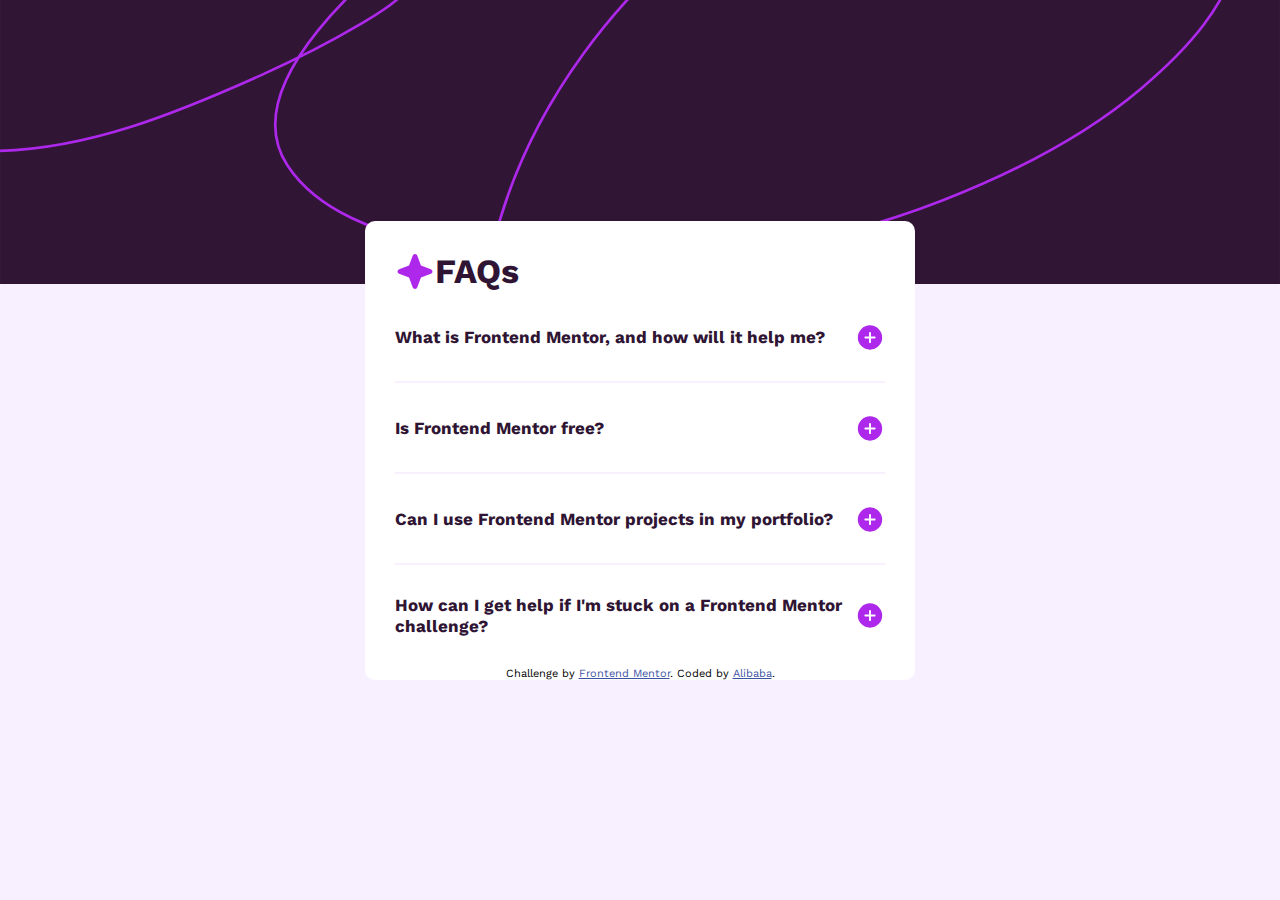
<file: index.html>
<!DOCTYPE html>
<html lang="en">
  <head>
    <meta charset="UTF-8" />
    <meta name="viewport" content="width=device-width, initial-scale=1.0" />
    <link
      href="https://fonts.googleapis.com/css2?family=Work+Sans:wght@400;600;700&display=swap"
      rel="stylesheet"
    />

    <!-- displays site properly based on user's device -->
    <link rel="stylesheet" href="style.css" />
    <link
      rel="icon"
      type="image/png"
      sizes="32x32"
      href="./assets/images/favicon-32x32.png"
    />

    <title>Frontend Mentor | FAQ accordion</title>

    <!-- Feel free to remove these styles or customise in your own stylesheet 👍 -->
    <style>
      .attribution {
        font-size: 11px;
        text-align: center;
      }
      .attribution a {
        color: hsl(228, 45%, 44%);
      }
    </style>
  </head>
  <body>
    <main class="main-container">
      <img
        src="./assets/images/background-pattern-desktop.svg"
        alt="Background Pattern"
        class="bg-image-desktop"
      />
      <img
        src="./assets/images/background-pattern-mobile.svg"
        alt="Background Pattern"
        class="bg-image-mobile"
      />
      <div class="faq-card">
        <div class="faq-header">
          <img src="assets/images/icon-star.svg" alt="icon-star" />
          <h1 tabindex="5">FAQs</h1>
        </div>
        <ul class="faq-list">
          <li class="faq-item">
            <div class="faq-item-header">
              <h2>What is Frontend Mentor, and how will it help me?</h2>
             
              <img
                src="./assets/images/icon-minus.svg"
                alt="Minus Icon"
                class="minus-icon"
                tabindex="1"
              />
              <img
                src="./assets/images/icon-plus.svg"
                alt="Plus Icon"
                class="plus-icon"
                tabindex="1"
              />
            </div>
            <p>
              Frontend Mentor offers realistic coding challenges to help
              developers improve their frontend coding skills with projects in
              HTML, CSS, and JavaScript. It's suitable for all levels and ideal
              for portfolio building.
            </p>
          </li>
          <li class="faq-item">
            <div class="faq-item-header">
              <h2>Is Frontend Mentor free?</h2>
              <!--
                <div class="panel">
                  -->
              <img
                src="./assets/images/icon-minus.svg"
                alt="Minus Icon"
                class="minus-icon"
                tabindex="1"
              />
              <img
                src="./assets/images/icon-plus.svg"
                alt="Plus Icon"
                class="plus-icon"
                tabindex="1"
              />
            </div>
            <p>
              Yes, Frontend Mentor offers both free and premium coding
              challenges, with the free option providing access to a range of
              projects suitable for all skill levels.
            </p>
          </li>
          <li class="faq-item">
            <div class="faq-item-header">
              <h2>Can I use Frontend Mentor projects in my portfolio?</h2>
              <!--
                <div class="panel">
                  -->
              <img
                src="./assets/images/icon-minus.svg"
                alt="Minus Icon"
                class="minus-icon"
                tabindex="1"
              />
              <img
                src="./assets/images/icon-plus.svg"
                alt="Plus Icon"
                class="plus-icon"
                tabindex="1"
              />
            </div>
            <p>
              Yes, you can use projects completed on Frontend Mentor in your
              portfolio. It's an excellent way to showcase your skills to
              potential employers!
            </p>
          </li>
          <li class="faq-item">
            <div class="faq-item-header">
              <h2>
                How can I get help if I'm stuck on a Frontend Mentor challenge?
              </h2>
              <!--
                <div class="panel">
                  -->
              <img
                src="./assets/images/icon-minus.svg"
                alt="Minus Icon"
                class="minus-icon"
                tabindex="1"
              />
              <img
                src="./assets/images/icon-plus.svg"
                alt="Plus Icon"
                class="plus-icon"
                tabindex="1"
              />
            </div>
            <p>
              The best place to get help is inside Frontend Mentor's Discord
              community. There's a help channel where you can ask questions and
              seek support from other community members.
            </p>
          </li>
        </ul>
        <div class="attribution">
          Challenge by
          <a href="https://www.frontendmentor.io?ref=challenge" target="_blank"
            >Frontend Mentor</a
          >. Coded by <a href="#">Alibaba</a>.
        </div>
      </div>
    </main>
    <script src="script.js"></script>
  </body>
</html>
</file>
<file: style.css>
:root {
  --white: hsl(0, 0%, 100%);
  --light-pink: hsl(275, 100%, 97%);
  --grayish-purple: hsl(292, 16%, 49%);
  --dark-purple: hsl(292, 42%, 14%);
  --bright-purple: hsl(281, 83%, 54%);
}

* {
  padding: 0;
  margin: 0;
  box-sizing: border-box;
}

html {
  font-size: 0.625rem;
  font-family: "Work Sans", sans-serif;
  height: 100vh;
}

body {
  height: 100vh;
}

img {
  display: block;
}

ul {
  list-style-type: none;
}

h1,
h2 {
  color: var(--dark-purple);
}

h1 {
  font-size: 3.4rem;
  line-height: 4rem;
}

h2 {
  font-size: 1.7rem;
  line-height: 2.1rem;
  transition: color 250ms;
}

p {
  color: var(--grayish-purple);
  font-size: 1.4rem;
  line-height: 1.8rem;
  margin-bottom: 2.4rem;
}

.main-container {
  position: relative;
  padding: 2.4rem;
  background-color: var(--light-pink);
  min-height: 100%;
  display: flex;
  align-items: center;
  justify-content: center;
}

.bg-image-desktop,
.bg-image-mobile {
  position: absolute;
  top: 0;
  left: 0;
  width: 100%;
}

.bg-image-desktop {
  display: none;
}

.faq-card {
  position: relative;
  z-index: 1;
  background-color: var(--white);
  padding: 2.4rem 2.4rem 0;
  border-radius: 10px;
  max-width: 327px;
  margin: auto;
  animation: introFaqCard 0.9s ease-in-out;
}

.faq-header {
  display: flex;
  align-items: center;
}

.star-icon {
  margin-right: 2rem;
  width: 2.4rem;
}

.faq-item {
  border-bottom: 2px solid var(--light-pink);
  overflow: hidden;
  transition: max-height 350ms;
}

.faq-item:last-child {
  border-bottom: none;
}

.faq-item-header {
  display: flex;
  justify-content: space-between;
  align-items: center;
  padding: 2.4rem 0;
  cursor: pointer;
}

.faq-item-header:hover h2 {
  color: var(--bright-purple);
}

.minus-icon {
  display: none;
}

@media screen and (min-width: 567px) {
  .bg-image-mobile {
    display: none;
  }

  .bg-image-desktop {
    display: block;
  }
}

@media screen and (min-width: 768px) {
  p {
    font-size: 1.5rem;
    line-height: 2rem;
  }

  .faq-card {
    max-width: 550px;
    padding: 3rem 3rem 0;
  }

  .faq-item-header {
    padding: 3rem 0;
  }
}

@keyframes introFaqCard {
  0% {
    opacity: 0;
    transform: translateY(20%);
  }
  100% {
    opacity: 1;
    transform: translateY(0%);
  }
}
</file>
